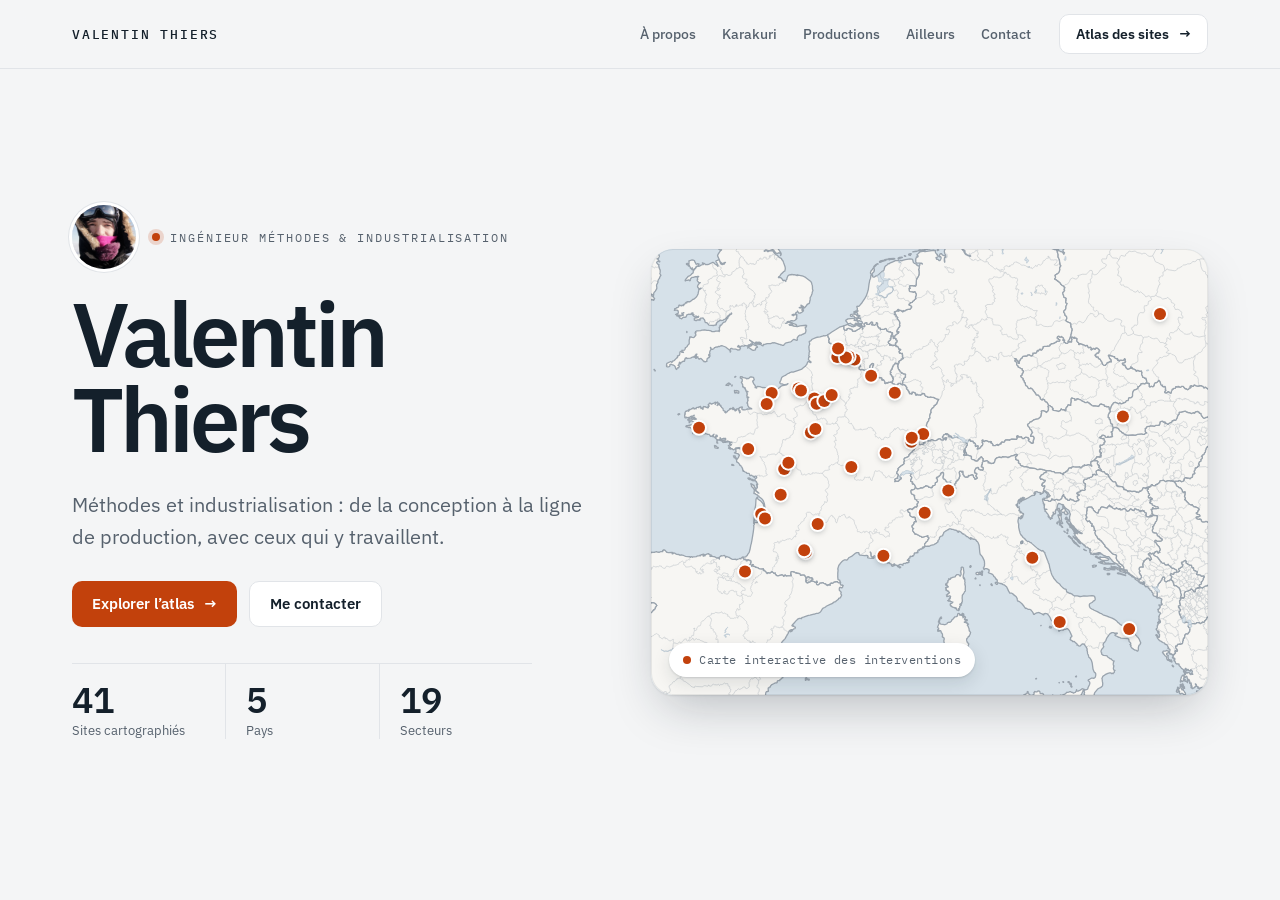
<file: index.html>
<!doctype html>
<html lang="fr">
<head>
<meta charset="utf-8">
<meta name="viewport" content="width=device-width, initial-scale=1">
<title>Valentin Thiers — Ingénieur industrialisation</title>
<meta name="description" content="Valentin Thiers, ingénieur industrialisation : Karakuri Kaizen®, amélioration continue et interventions sur sites de production en Europe.">
<link rel="icon" href="data:image/svg+xml,%3Csvg xmlns='http://www.w3.org/2000/svg' viewBox='0 0 32 32'%3E%3Ccircle cx='16' cy='16' r='11' fill='%23C2410C'/%3E%3C/svg%3E">
<link rel="preconnect" href="https://fonts.googleapis.com">
<link href="https://fonts.googleapis.com/css2?family=IBM+Plex+Mono:wght@400;500;600&family=IBM+Plex+Sans:wght@400;500;600;700&display=swap" rel="stylesheet">
<link rel="stylesheet" href="app/profil.css">
<link rel="stylesheet" href="app/retro/retro.css">
<script defer src="https://cloud.umami.is/script.js" data-website-id="8e65f75b-255d-424b-96f4-58a2786dcbf4" data-domains="0xvaldk.github.io"></script>
</head>
<body>

<header class="top">
  <div class="wrap top-in">
    <a class="brand mono" href="#/" id="brand"></a>
    <nav class="nav" aria-label="Pages">
      <button class="nav-menu" id="nav-menu" type="button" aria-expanded="false" aria-controls="nav-links">Menu</button>
      <div class="nav-links" id="nav-links"></div>
      <a class="btn-2" href="atlas.html" aria-label="Atlas des sites"><span>Atlas<span class="hide-sm"> des sites</span></span><span aria-hidden="true">→</span></a>
    </nav>
  </div>
  <span class="prog" id="prog" aria-hidden="true"></span>
</header>

<!-- Chaque section est une page plein écran ; on passe de l'une à l'autre
     à la molette, au clavier (← →), d'un glissement du doigt ou via le menu. -->
<main class="stage" id="stage">

  <!-- Accueil -->
  <section class="page" id="accueil" aria-label="Accueil">
    <div class="page-in">
      <div class="hero wrap">
        <div class="hero-text">
          <div class="who">
            <img class="photo" id="photo" alt="" hidden>
            <div class="kicker mono"><span class="dot"></span><span id="fonction"></span></div>
          </div>
          <h1 id="nom"></h1>
          <p class="lead" id="accroche"></p>
          <div class="actions">
            <a class="btn" href="atlas.html">Explorer l’atlas <span aria-hidden="true">→</span></a>
            <a class="btn-2" href="#/contact" id="cta-contact">Me contacter</a>
          </div>
          <dl class="stats">
            <div><dt>Sites cartographiés</dt><dd id="st-sites">0</dd></div>
            <div><dt>Pays</dt><dd id="st-countries">0</dd></div>
            <div><dt>Secteurs</dt><dd id="st-sectors">0</dd></div>
          </dl>
        </div>

        <a class="mini" id="mini" href="atlas.html" aria-label="Ouvrir l’atlas des sites industriels">
          <div class="mini-stage">
            <div class="mini-layer" id="mini-layer">
              <img id="mini-base" alt="" draggable="false">
              <img src="carte/regions.svg" class="mini-reg" alt="" draggable="false">
            </div>
            <div class="mini-dots" id="mini-dots"></div>
          </div>
          <span class="mini-tag mono" id="mini-tag"></span>
          <span class="mini-open">Ouvrir l’atlas <span aria-hidden="true">↗</span></span>
        </a>
      </div>
    </div>
  </section>

  <!-- À propos : quatre facettes -->
  <section class="page" id="a-propos" data-nav="À propos">
    <div class="page-in">
      <div class="quads">
        <article class="quad q-inge" id="q-inge">
          <div class="q-head">
            <p class="sec-label mono"><span class="sec-num"></span>À propos</p>
            <h2 class="q-title" id="qi-title"></h2>
            <p class="q-sub" id="qi-sub"></p>
          </div>
          <ol class="frise" id="qi-frise"></ol>
          <dl class="cartouche mono" id="qi-cart"></dl>
        </article>

        <article class="quad q-mont" id="q-mont">
          <div class="q-photos" id="qm-photos" aria-hidden="true"></div>
          <div class="q-head">
            <h2 class="q-title" id="qm-title"></h2>
            <p class="q-sub" id="qm-sub"></p>
          </div>
          <div class="q-fiches" id="qm-fiches"></div>
        </article>

        <article class="quad q-charp" id="q-charp">
          <div class="q-bg" id="qc-bg" aria-hidden="true"></div>
          <div class="q-head">
            <h2 class="q-title" id="qc-title"></h2>
            <p class="q-sub" id="qc-sub"></p>
          </div>
          <ul class="cotes" id="qc-cotes"></ul>
          <ul class="habs mono" id="qc-habs" aria-label="Habilitations"></ul>
        </article>

        <article class="quad q-code" id="q-code">
          <div class="q-head">
            <h2 class="q-title" id="qd-title"></h2>
            <p class="q-sub" id="qd-sub"></p>
          </div>
          <div class="q-now" id="qd-now">
            <div class="q-now-head">
              <p class="q-k mono">Technologies<span class="caret" aria-hidden="true"></span></p>
              <ul class="q-skills mono" id="qd-skills" aria-label="Langages et outils"></ul>
            </div>
            <div class="q-projs" id="qd-projs"></div>
          </div>
          <div class="q-arch" id="qd-arch">
            <p class="q-k mono" id="qd-arch-k"></p>
            <div class="q-arch-list mono" id="qd-progs"></div>
          </div>
        </article>
      </div>
    </div>
  </section>

  <!-- Karakuri Kaizen -->
  <section class="page" id="karakuri" data-nav="Karakuri">
    <div class="page-in band-light">
      <div class="kk-bg" id="kk-bg" aria-hidden="true" hidden></div>
      <div class="kk-bg2" id="kk-bg2" aria-hidden="true" hidden></div>
      <div class="sec wrap">
        <div class="sec-label mono"><span class="sec-num"></span>Karakuri Kaizen®</div>
        <div class="sec-body">
          <div class="kk-head">
            <h2 class="sec-title" id="kk-title"></h2>
            <p class="kk-intro" id="kk-intro"></p>
          </div>
          <ol class="steps" id="kk-steps"></ol>
          <dl class="figures" id="kk-figures"></dl>
          <article class="case" id="kk-case"></article>
        </div>
      </div>
    </div>
  </section>

  <!-- Productions -->
  <section class="page" id="productions" data-nav="Productions">
    <div class="page-in">
      <div class="sec wrap">
        <div class="pj-side">
          <div class="sec-label mono"><span class="sec-num"></span>Productions</div>
          <!-- figure en fond de colonne : estompée, révélée au clic -->
          <button class="pj-fig" id="pj-fig" type="button" aria-pressed="false" hidden>
            <img id="pj-fig-img" alt="" draggable="false">
            <span class="pj-cap"><span class="pj-num mono" id="pj-fig-num"></span><b id="pj-fig-title"></b><span id="pj-fig-text"></span></span>
          </button>
        </div>
        <div class="sec-body">
          <ul class="docs" id="pj-docs"></ul>
        </div>
      </div>
    </div>
  </section>

  <!-- Ailleurs -->
  <section class="page page-dark" id="ailleurs" data-nav="Ailleurs">
    <div class="page-in away">
      <div class="away-bgs" id="ai-bgs" aria-hidden="true"></div>
      <div class="away-shade" aria-hidden="true"></div>
      <div class="sec wrap">
        <div class="sec-label mono"><span class="sec-num"></span>Ailleurs</div>
        <div class="sec-body">
          <p class="away-intro" id="ai-intro"></p>
          <div class="away-grid">
            <ol class="away-list" id="ai-list"></ol>
            <div class="away-photo" id="ai-photos" aria-hidden="true"></div>
          </div>
        </div>
      </div>
    </div>
  </section>

  <!-- Contact -->
  <section class="page page-dark" id="contact" data-nav="Contact">
    <div class="page-in contact">
      <div class="wrap sec">
        <div class="sec-label mono"><span class="sec-num"></span>Contact</div>
        <div class="sec-body">
          <h2 class="c-title" id="c-title"></h2>
          <a class="c-mail" id="c-mail" hidden></a>
          <div class="c-links" id="c-links"></div>
          <p class="c-note mono" id="c-note"></p>
        </div>
      </div>
      <footer class="foot wrap mono">
        <span id="copy"></span>
        <span>Fond de carte : Natural Earth</span>
      </footer>
    </div>
  </section>
</main>
<!-- Repère de bout de page : apparaît quand la molette bute, se remplit avant de changer de page -->
<div class="edge" id="edge" aria-hidden="true"><span id="edge-t"></span><span class="edge-bar"></span></div>
<script src="mes-sites.js"></script>
<script src="mon-profil.js"></script>
<script src="app/retro/tk-colors.js"></script>
<script src="app/retro/sources.js"></script>
<script src="app/retro/retro.js"></script>
<script src="app/sources-vba.js"></script>
<script src="app/projet.js"></script>
<script src="app/profil.js"></script>
</body>
</html>
</file>
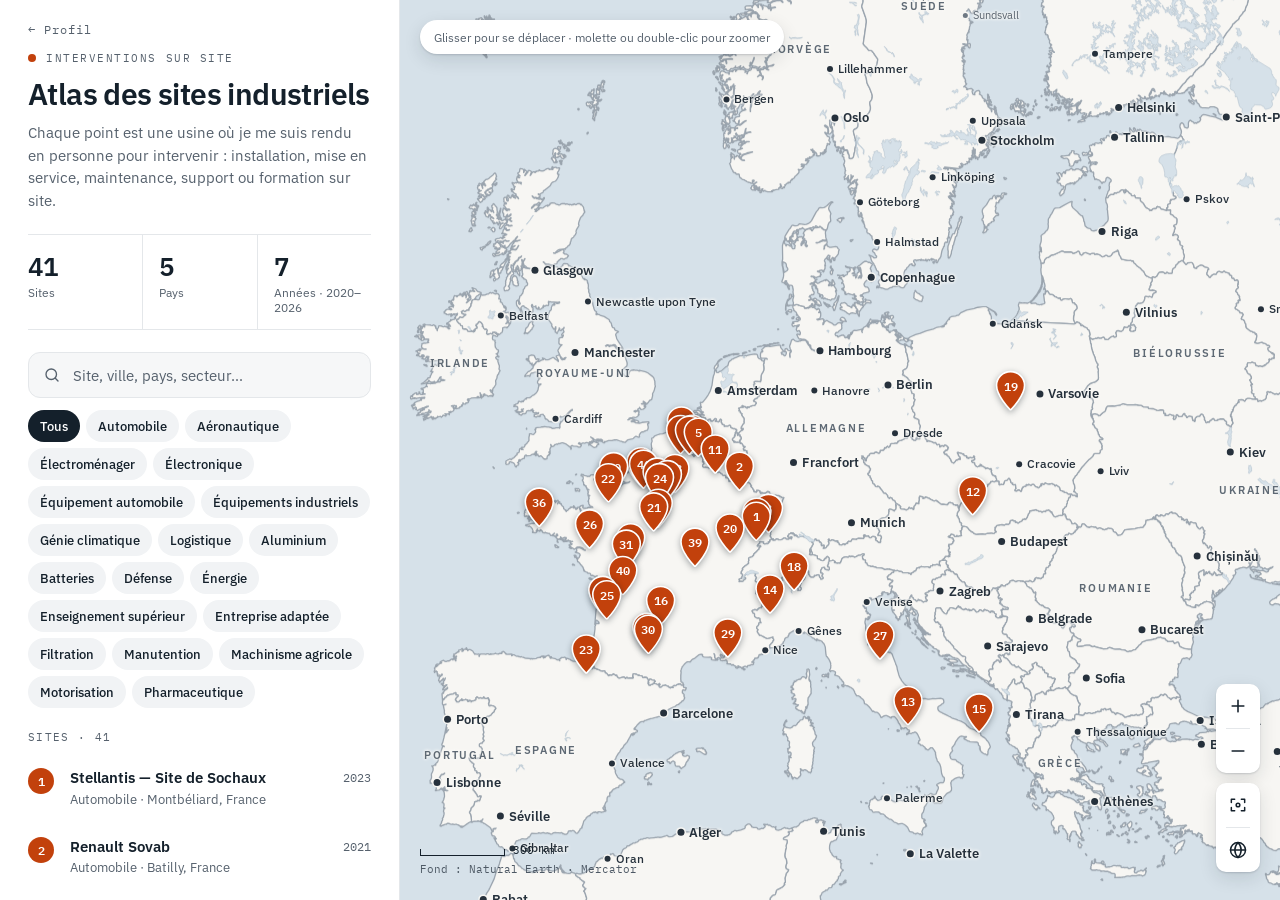
<file: atlas.html>
<!doctype html>
<html lang="fr">
<head>
<meta charset="utf-8">
<meta name="viewport" content="width=device-width, initial-scale=1">
<title>Atlas des sites industriels</title>
<link rel="preconnect" href="https://fonts.googleapis.com">
<link href="https://fonts.googleapis.com/css2?family=IBM+Plex+Mono:wght@400;500;600&family=IBM+Plex+Sans:wght@400;500;600;700&display=swap" rel="stylesheet">
<link rel="stylesheet" href="app/style.css">
<script defer src="https://cloud.umami.is/script.js" data-website-id="8e65f75b-255d-424b-96f4-58a2786dcbf4" data-domains="0xvaldk.github.io"></script>
</head>
<body>
<div class="atlas">

  <aside class="panel" id="panel">
    <section id="view-list">
      <div class="head">
        <a class="back mono" href="index.html">← Profil</a>
        <div class="kicker mono"><span class="dot"></span><span>Interventions sur site</span></div>
        <h1>Atlas des sites industriels</h1>
        <p class="sub" id="profile"></p>
        <div class="stats">
          <div><b id="st-sites">0</b><span>Sites</span></div>
          <div><b id="st-countries">0</b><span>Pays</span></div>
          <div><b id="st-years">—</b><span id="st-years-label">Années</span></div>
        </div>
        <div class="search">
          <label for="q" class="sr">Rechercher un site</label>
          <svg width="18" height="18" viewBox="0 0 24 24" fill="none" stroke="currentColor" stroke-width="1.8" stroke-linecap="round" aria-hidden="true"><circle cx="11" cy="11" r="7"/><path d="M20 20l-3.6-3.6"/></svg>
          <input id="q" type="search" placeholder="Site, ville, pays, secteur…" autocomplete="off">
        </div>
        <div class="chips" id="chips"></div>
      </div>
      <div class="list">
        <div class="list-label mono" id="list-label"></div>
        <div id="list"></div>
        <div class="empty" id="empty" hidden>
          <span>Aucun site ne correspond</span>
          <button class="linkbtn" id="clear" type="button">Réinitialiser les filtres</button>
        </div>
      </div>
    </section>
    <section id="view-detail" hidden></section>
  </aside>

  <div class="map" id="map">
    <div class="layer" id="layer">
      <img id="img-base" alt="Carte de l’Europe" draggable="false">
      <img id="img-reg" src="carte/regions.svg" alt="" draggable="false">
      <img id="img-sub" src="carte/subregions.svg" alt="" draggable="false">
    </div>
    <div class="labels" id="labels"></div>
    <div class="pins" id="pins"></div>
    <div class="tip" id="tip" hidden><b></b><span></span></div>

    <div class="hint">Glisser pour se déplacer · molette ou double-clic pour zoomer</div>

    <div class="controls">
      <div class="group">
        <button class="ctl" id="zin" type="button" aria-label="Zoomer" title="Zoomer"><svg width="20" height="20" viewBox="0 0 24 24" fill="none" stroke="currentColor" stroke-width="1.9" stroke-linecap="round" aria-hidden="true"><path d="M12 5v14M5 12h14"/></svg></button>
        <span class="sep"></span>
        <button class="ctl" id="zout" type="button" aria-label="Dézoomer" title="Dézoomer"><svg width="20" height="20" viewBox="0 0 24 24" fill="none" stroke="currentColor" stroke-width="1.9" stroke-linecap="round" aria-hidden="true"><path d="M5 12h14"/></svg></button>
      </div>
      <div class="group">
        <button class="ctl" id="fit" type="button" aria-label="Cadrer sur tous les sites" title="Cadrer sur les sites"><svg width="20" height="20" viewBox="0 0 24 24" fill="none" stroke="currentColor" stroke-width="1.8" stroke-linecap="round" stroke-linejoin="round" aria-hidden="true"><path d="M4 9V5h4M16 5h4v4M20 15v4h-4M8 19H4v-4"/><circle cx="12" cy="12" r="2.2"/></svg></button>
        <span class="sep"></span>
        <button class="ctl" id="europe" type="button" aria-label="Vue Europe" title="Vue Europe"><svg width="20" height="20" viewBox="0 0 24 24" fill="none" stroke="currentColor" stroke-width="1.8" stroke-linecap="round" stroke-linejoin="round" aria-hidden="true"><circle cx="12" cy="12" r="9"/><path d="M3 12h18"/><path d="M12 3c2.5 2.6 3.8 5.6 3.8 9s-1.3 6.4-3.8 9c-2.5-2.6-3.8-5.6-3.8-9S9.5 5.6 12 3z"/></svg></button>
      </div>
    </div>

    <div class="scale">
      <div class="bar"><span id="scale-bar"></span><span class="mono" id="scale-label"></span></div>
      <span class="mono src">Fond : Natural Earth · Mercator</span>
    </div>
  </div>
</div>

<script src="mes-sites.js"></script>
<script src="donnees/lieux.js"></script>
<script src="app/app.js"></script>
</body>
</html>
</file>
<file: app/profil.css>
/* Page profil — mêmes couleurs et polices que l'atlas */
:root {
  --accent: #C2410C;
  --page: #F4F5F6; --panel: #FFFFFF; --ink: #14202B; --muted: #56616D; --line: #E1E4E8;
  --chip: #ECEFF2; --sea: #D6E1E9;
  --band: #14202B; --band-ink: #F2F4F6; --band-muted: #A3AEB9; --band-line: #2A3743;
  --shadow: 0 1px 2px rgba(20,32,43,.10), 0 20px 50px -12px rgba(20,32,43,.28);
  --hover: rgba(120,130,140,.14);
}
:root[data-theme="dark"] {
  --page: #0B1117; --panel: #10171E; --ink: #E9EDF1; --muted: #9AA6B2; --line: #222D38;
  --chip: #1A232D; --sea: #0E151C;
  --band: #151D25; --band-ink: #E9EDF1; --band-muted: #9AA6B2; --band-line: #26313C;
  --shadow: 0 1px 2px rgba(0,0,0,.5), 0 20px 50px -12px rgba(0,0,0,.6);
  --hover: rgba(160,170,180,.14);
}

* { box-sizing: border-box; }
[hidden] { display: none !important; }
html, body { height: 100%; }
body {
  margin: 0; overflow: hidden; font-family: 'IBM Plex Sans', system-ui, -apple-system, 'Segoe UI', sans-serif;
  background: var(--page); color: var(--ink); -webkit-font-smoothing: antialiased;
}
.mono { font-family: 'IBM Plex Mono', ui-monospace, 'SFMono-Regular', Menlo, monospace; }
a { color: inherit; }
a:focus-visible { outline: 2px solid #2563EB; outline-offset: 3px; border-radius: 4px; }
.wrap { width: 100%; max-width: 1200px; margin: 0 auto; padding-left: 32px; padding-right: 32px; }

/* ---------- Boutons ---------- */
.btn, .btn-2 { height: 46px; padding: 0 20px; border-radius: 10px; display: inline-flex; align-items: center; gap: 10px; font-size: 15px; font-weight: 600; text-decoration: none; white-space: nowrap; transition: filter .15s, background-color .15s, transform .15s; }
.btn { background: var(--accent); color: #fff; }
.btn:hover { filter: brightness(1.08); }
.btn-2 { border: 1px solid var(--line); background: var(--panel); }
.btn-2:hover { background: var(--hover); }
.btn span[aria-hidden="true"], .btn-2 span[aria-hidden="true"] { transition: transform .2s; }
.btn:hover span[aria-hidden="true"], .btn-2:hover span[aria-hidden="true"] { transform: translateX(3px); }

/* ---------- En-tête ---------- */
.top { position: fixed; top: 0; left: 0; right: 0; z-index: 20; background: color-mix(in srgb, var(--page) 88%, transparent); backdrop-filter: saturate(1.4) blur(12px); -webkit-backdrop-filter: saturate(1.4) blur(12px); border-bottom: 1px solid var(--line); }
.prog { position: absolute; left: 0; bottom: -1px; height: 2px; width: 100%; background: var(--accent); transform-origin: left; transform: scaleX(var(--p, 0)); transition: transform .75s cubic-bezier(.65,0,.25,1); }
.top-in { height: 68px; display: flex; align-items: center; justify-content: space-between; gap: 16px; }
.brand { font-size: 13px; font-weight: 500; letter-spacing: .14em; text-transform: uppercase; text-decoration: none; }
.nav { display: flex; align-items: center; gap: 28px; font-size: 14px; font-weight: 500; }
.nav-links { display: flex; align-items: center; gap: 26px; }
.nav-links a { text-decoration: none; color: var(--muted); transition: color .15s; }
.nav-links a { position: relative; }
.nav-links a:hover, .nav-links a.on { color: var(--ink); }
.nav-links a.on::after { content: ''; position: absolute; left: 0; right: 0; bottom: -8px; height: 2px; border-radius: 2px; background: var(--accent); }
.nav .btn-2 { height: 40px; padding: 0 16px; font-size: 14px; }
.nav { position: relative; }
.nav-menu { display: none; height: 40px; padding: 0 14px; border: 1px solid var(--line); border-radius: 10px; background: var(--panel); color: var(--ink); font: inherit; font-size: 14px; font-weight: 500; cursor: pointer; }
.nav-menu[aria-expanded="true"] { background: var(--hover); }

/* ---------- Accueil ---------- */
.hero { display: grid; grid-template-columns: minmax(0, 1fr) minmax(0, 1.08fr); align-items: center; gap: 64px; padding-top: 40px; padding-bottom: 64px; }
.hero-text { display: flex; flex-direction: column; gap: 28px; }
.who { display: flex; align-items: center; gap: 16px; }
.photo { width: 64px; height: 64px; border-radius: 50%; object-fit: cover; box-shadow: 0 0 0 3px var(--panel), 0 0 0 4px var(--line); }
.kicker { display: flex; align-items: center; gap: 10px; font-size: 12px; letter-spacing: .16em; text-transform: uppercase; color: var(--muted); }
.kicker .dot { width: 8px; height: 8px; border-radius: 50%; background: var(--accent); box-shadow: 0 0 0 4px color-mix(in srgb, var(--accent) 18%, transparent); }
h1 { margin: -6px 0 0; font-size: clamp(48px, 7vw, 96px); line-height: .95; font-weight: 600; letter-spacing: -.045em; text-wrap: balance; }
.lead { margin: 0; max-width: 30em; font-size: clamp(18px, 1.6vw, 21px); line-height: 1.55; color: var(--muted); text-wrap: pretty; }
.actions { display: flex; flex-wrap: wrap; gap: 12px; }
.stats { margin: 8px 0 0; display: grid; grid-template-columns: repeat(3, minmax(0, 1fr)); max-width: 460px; border-top: 1px solid var(--line); }
.stats > div { padding: 18px 0 0 20px; border-left: 1px solid var(--line); display: flex; flex-direction: column-reverse; gap: 4px; }
.stats > div:first-child { padding-left: 0; border-left: 0; }
.stats dd { margin: 0; font-size: 36px; font-weight: 600; letter-spacing: -.03em; line-height: 1; font-variant-numeric: tabular-nums; }
.stats dt { font-size: 13px; color: var(--muted); }

/* ---------- Aperçu de la carte ---------- */
.mini { position: relative; display: block; aspect-ratio: 5 / 4; border-radius: 22px; overflow: hidden; background: var(--sea); box-shadow: var(--shadow); text-decoration: none; isolation: isolate; transition: transform .35s cubic-bezier(.2,.7,.2,1), box-shadow .35s; }
.mini:hover { transform: translateY(-4px); }
.mini::after { content: ''; position: absolute; inset: 0; border-radius: inherit; box-shadow: inset 0 0 0 1px rgba(20,32,43,.08); pointer-events: none; z-index: 3; }
.mini-stage { position: absolute; inset: 0; transition: transform 1.2s cubic-bezier(.2,.7,.2,1); }
.mini:hover .mini-stage { transform: scale(1.04); }
.mini-layer { position: absolute; pointer-events: none; }
.mini-layer img { position: absolute; inset: 0; width: 100%; height: 100%; max-width: none; user-select: none; }
.mini-reg { opacity: .55; }
.mini-dots { position: absolute; inset: 0; }
.mini-dot { position: absolute; left: 0; top: 0; width: 0; height: 0; }
.mini-dot::before { content: ''; position: absolute; left: -6px; top: -6px; width: 12px; height: 12px; border-radius: 50%; background: var(--accent); box-shadow: 0 0 0 2px #fff, 0 2px 6px rgba(10,20,30,.35); transform: scale(0); animation: pop .5s cubic-bezier(.3,1.6,.5,1) forwards; animation-delay: var(--d); }
.mini-dot::after { content: ''; position: absolute; left: -6px; top: -6px; width: 12px; height: 12px; border-radius: 50%; background: var(--accent); opacity: 0; animation: ping 2.8s ease-out infinite; animation-delay: calc(var(--d) + 1.2s); }
@keyframes pop { to { transform: scale(1); } }
@keyframes ping { 0% { transform: scale(1); opacity: .45; } 70%, 100% { transform: scale(3.2); opacity: 0; } }
.mini-tag, .mini-open { position: absolute; z-index: 2; height: 34px; padding: 0 14px; border-radius: 999px; display: inline-flex; align-items: center; gap: 8px; background: var(--panel); color: var(--ink); box-shadow: 0 1px 2px rgba(20,32,43,.14), 0 6px 18px rgba(20,32,43,.12); }
.mini-tag { left: 18px; bottom: 18px; font-size: 12px; letter-spacing: .04em; color: var(--muted); }
.mini-tag::before { content: ''; width: 8px; height: 8px; border-radius: 50%; background: var(--accent); }
.mini-open { right: 18px; top: 18px; font-size: 13px; font-weight: 600; opacity: 0; transform: translateY(-4px); transition: opacity .25s, transform .25s; }
.mini:hover .mini-open, .mini:focus-visible .mini-open { opacity: 1; transform: none; }

/* ---------- Pages ----------
   Chaque page défile pour son propre compte. La suivante entre par la droite et
   recouvre la précédente, qui recule légèrement. */
.stage { position: fixed; top: 68px; left: 0; right: 0; bottom: 0; overflow: hidden; }
.page { position: absolute; inset: 0; overflow-x: hidden; overflow-y: auto; overscroll-behavior: contain; scrollbar-width: thin; background: var(--page);
  transform: translateX(100%); visibility: hidden; box-shadow: -40px 0 80px -20px rgba(10,16,22,.25);
  transition: transform .8s cubic-bezier(.65,0,.25,1), opacity .8s ease, visibility 0s .8s; }
.page.past { transform: translateX(-28%); opacity: .35; }
.page.on { transform: none; opacity: 1; visibility: visible; transition: transform .8s cubic-bezier(.65,0,.25,1), opacity .8s ease, visibility 0s; }
.page.instant, .page.instant.on { transition: none; }
.page:focus { outline: none; }
/* repère de bout de page (molette) */
.edge { position: fixed; left: 50%; bottom: 22px; z-index: 15; display: flex; flex-direction: column; gap: 6px; padding: 8px 14px 9px; border: 1px solid var(--line); border-radius: 12px; background: var(--panel); color: var(--ink); font-size: 13px; font-weight: 500; white-space: nowrap; box-shadow: 0 6px 20px rgb(0 0 0 / .14); opacity: 0; transform: translate(-50%, 8px); pointer-events: none; transition: opacity .2s, transform .2s; }
.edge[data-dir="prev"] { bottom: auto; top: 84px; transform: translate(-50%, -8px); }
.edge.on { opacity: 1; transform: translate(-50%, 0); }
.edge.touch { width: max-content; max-width: calc(100vw - 32px); white-space: normal; text-align: center; line-height: 1.4; }
.edge.touch .edge-bar { display: none; }
.edge-bar { height: 3px; border-radius: 3px; background: var(--line); overflow: hidden; }
.edge-bar::before { content: ''; display: block; height: 100%; background: var(--accent); transform-origin: left; transform: scaleX(var(--f, 0)); transition: transform .15s; }
.page-in { position: relative; min-height: 100%; display: flex; flex-direction: column; justify-content: center; }
.page-dark { background: #0E151C; }

/* contenu qui arrive avec la page */
.page.on .sec-label, .page.on .sec-body > * { animation: rise .7s cubic-bezier(.2,.7,.2,1) both; animation-delay: .35s; }
.page.on .sec-body > :nth-child(2) { animation-delay: .42s; }
.page.on .sec-body > :nth-child(3) { animation-delay: .49s; }
.page.on .sec-body > :nth-child(4) { animation-delay: .56s; }
.page.on .sec-body > :nth-child(n+5) { animation-delay: .63s; }

/* ---------- Sections ---------- */
.sec { display: grid; grid-template-columns: 220px minmax(0, 1fr); gap: 48px; padding-top: 72px; padding-bottom: 72px; }
.sec-label { display: flex; align-items: baseline; gap: 14px; font-size: 12px; letter-spacing: .16em; text-transform: uppercase; color: var(--muted); }
.sec-label span { color: var(--accent); font-weight: 600; }
.sec-body { display: flex; flex-direction: column; gap: 48px; min-width: 0; }
.k { margin: 0; font-size: 11px; font-weight: 500; letter-spacing: .14em; text-transform: uppercase; color: var(--muted); }

/* ---------- À propos : quatre quadrants ---------- */
#a-propos .page-in { height: 100%; }
.quads { flex: 1; height: 100%; display: grid; grid-template-columns: 1fr 1fr; grid-template-rows: minmax(0, 1fr) minmax(0, 1fr); }
@media (max-height: 640px) and (min-width: 961px) {
  #a-propos .page-in { height: auto; min-height: 100%; }
  .quads { height: auto; grid-template-rows: auto auto; }
  .q-mont, .q-charp { min-height: 340px; }
}
.quad { position: relative; min-width: 0; min-height: 0; overflow: hidden; isolation: isolate; display: flex; flex-direction: column; gap: 18px; padding: 30px clamp(24px, 3.2vw, 48px); }
.quad > * { transition: opacity .4s ease; }
.page.on .quad { animation: rise .7s cubic-bezier(.2,.7,.2,1) both; animation-delay: .3s; }
.page.on .quad:nth-child(2) { animation-delay: .38s; } .page.on .quad:nth-child(3) { animation-delay: .46s; } .page.on .quad:nth-child(4) { animation-delay: .54s; }
.q-head { position: relative; display: flex; flex-direction: column; gap: 6px; }
.q-head .sec-label { margin: 0 0 10px; }
.q-title { margin: 0; font-size: clamp(30px, 3.4vw, 48px); line-height: 1; font-weight: 600; letter-spacing: -.035em; }
.q-sub { margin: 0; font-size: 15px; line-height: 1.5; color: var(--muted); max-width: 26em; }

/* Ingé : plan coté */
.q-inge { --grid: color-mix(in srgb, var(--ink) 6%, transparent); background-color: var(--panel);
  background-image: linear-gradient(var(--grid) 1px, transparent 1px), linear-gradient(90deg, var(--grid) 1px, transparent 1px); background-size: 24px 24px; background-position: -1px -1px;
  border-right: 1px solid var(--line); border-bottom: 1px solid var(--line); }
.frise { position: relative; margin: auto 0; padding: 0; height: 128px; flex: none; list-style: none; display: flex; justify-content: space-between; }
.frise::before { content: ''; position: absolute; left: 0; right: 0; top: 50%; height: 1px; background: var(--ink); }
.frise::after { content: ''; position: absolute; inset: calc(50% - 5px) 0 auto; height: 11px; border-left: 1px solid var(--ink); border-right: 1px solid var(--ink); }
.frise li { position: relative; flex: 1; display: flex; justify-content: center; }
.frise li::before { content: ''; position: absolute; top: 50%; left: 50%; width: 9px; height: 9px; margin: -4px 0 0 -4px; border-radius: 50%; background: var(--panel); border: 1.5px solid var(--accent); z-index: 1; }
.frise .y { position: absolute; left: 50%; transform: translateX(-50%); font-size: 12px; font-weight: 600; color: var(--accent); white-space: nowrap; }
.frise .t { position: absolute; left: 50%; transform: translateX(-50%); width: max-content; max-width: 132px; font-size: 12.5px; line-height: 1.3; text-align: center; color: var(--ink); }
.frise li:nth-child(odd) .y { bottom: calc(50% + 10px); } .frise li:nth-child(odd) .t { bottom: calc(50% + 28px); }
.frise li:nth-child(even) .y { top: calc(50% + 10px); } .frise li:nth-child(even) .t { top: calc(50% + 28px); }
.cartouche { flex: none; margin: 0; display: flex; border: 1px solid var(--ink); font-size: 11px; text-transform: uppercase; letter-spacing: .06em; background: var(--panel); }
.cartouche > div { flex: 1 1 auto; display: flex; flex-direction: column; gap: 2px; padding: 5px 10px; border-left: 1px solid var(--ink); min-width: 0; }
.cartouche > div:first-child { border-left: 0; flex-grow: 2; }
.cartouche dt { font-size: 9.5px; color: var(--muted); }
.cartouche dd { margin: 0; white-space: nowrap; overflow: hidden; text-overflow: ellipsis; }

/* Montagne : photos plein cadre en fondu */
.q-mont { background: #dfe5ea; border-bottom: 1px solid var(--line); }
.q-photos, .q-bg { position: absolute; inset: 0; z-index: -1; }
.q-photos img { position: absolute; inset: 0; width: 100%; height: 100%; object-fit: cover; opacity: 0; transform: scale(1.06); transition: opacity 1.4s ease, transform 7s ease-out; }
.q-photos img.on { opacity: 1; transform: none; }
.q-mont .q-photos::after { content: ''; position: absolute; inset: 0; background: linear-gradient(160deg, rgba(255,255,255,.82) 0%, rgba(255,255,255,.35) 32%, transparent 55%); }
.q-mont .q-title, .q-mont .q-sub { color: #14202B; }
/* fiches « sport » posées sur la photo */
.q-fiches { position: relative; margin-top: auto; margin-bottom: 18px; display: flex; flex-wrap: wrap; gap: 10px; }
.q-fiche { flex: 0 1 auto; max-width: 100%; display: flex; flex-direction: column; gap: 4px; padding: 12px 14px; border-radius: 12px; color: #14202B;
  background: rgba(255,255,255,.8); backdrop-filter: blur(10px) saturate(1.2); -webkit-backdrop-filter: blur(10px) saturate(1.2); box-shadow: 0 8px 24px -10px rgba(10,20,30,.35); }
.q-fiche-sport { font-size: 11px; font-weight: 600; letter-spacing: .14em; text-transform: uppercase; color: var(--accent); }
.q-fiche-niv { font-size: 14px; font-weight: 600; }
.q-fiche-k { font-weight: 400; color: #56616D; }
.q-fiche-phrase { font-size: 13px; line-height: 1.45; font-style: italic; color: #3A4652; text-wrap: balance; }
.q-dots { position: absolute; left: clamp(24px, 3.2vw, 48px); bottom: 26px; display: flex; gap: 6px; }
.q-dots i { width: 18px; height: 3px; border-radius: 2px; background: rgba(255,255,255,.55); box-shadow: 0 0 0 1px rgba(0,0,0,.08); transition: background-color .4s, width .4s; }
.q-dots i.on { width: 30px; background: #fff; }

/* Charpente : ouvrage et cotes */
.q-charp { color: #F2F4F6; background: #2a2118; border-right: 1px solid var(--line); }
.q-bg { background: var(--img) center 40% / cover no-repeat; }
.q-charp .q-bg::after { content: ''; position: absolute; inset: 0; background: linear-gradient(90deg, rgba(14,10,6,.86) 0%, rgba(14,10,6,.6) 55%, rgba(14,10,6,.25) 100%); }
.q-charp .q-sub { color: rgba(242,244,246,.75); }
.cotes { margin: auto 0 0; padding: 0; list-style: none; display: flex; flex-wrap: wrap; gap: 18px 36px; }
.cotes li { display: flex; flex-direction: column; gap: 6px; min-width: 120px; }
.cotes b { position: relative; align-self: flex-start; padding: 0 10px 8px; font-size: clamp(26px, 2.6vw, 36px); font-weight: 600; letter-spacing: -.03em; line-height: 1; white-space: nowrap; }
.cotes b::after { content: ''; position: absolute; left: 0; right: 0; bottom: 0; height: 9px; border: solid #F08A5D; border-width: 0 1px; background: linear-gradient(#F08A5D, #F08A5D) center / 100% 1px no-repeat; }
.cotes span { font-size: 13px; line-height: 1.4; color: rgba(242,244,246,.75); max-width: 16em; }
.cotes:last-child { margin-bottom: 0; }
/* habilitations : plaquettes gravées, comme sur une machine */
.habs { margin: 0; padding: 0; list-style: none; display: flex; flex-wrap: wrap; gap: 6px; }
.habs li { display: inline-flex; align-items: center; gap: 7px; height: 26px; padding: 0 10px; border-radius: 3px; font-size: 10.5px; font-weight: 500; letter-spacing: .08em; text-transform: uppercase; white-space: nowrap;
  color: #F2F4F6; background: rgba(14,10,6,.55); border: 1px solid rgba(242,244,246,.35); backdrop-filter: blur(4px); -webkit-backdrop-filter: blur(4px); }
.habs li::before { content: ''; width: 5px; height: 5px; border-radius: 50%; background: #F08A5D; }

/* Code & IA : projets récents (fenêtre rétro : vidéo + source), compétences, puis archives */
.q-code { background: #0E151C; color: #E6EDF3; }
.q-code .q-sub { color: #8B98A5; max-width: none; }
.q-k { display: flex; align-items: center; gap: 8px; margin: 0; font-size: 11px; letter-spacing: .16em; text-transform: uppercase; color: #8B98A5; white-space: nowrap; }
.q-k .caret { width: .55em; height: 1.05em; background: #F08A5D; }
.q-now { margin: auto 0; display: flex; flex-direction: column; gap: 12px; }
/* « Aujourd'hui ▌ Python · JavaScript · … » sur une seule ligne */
.q-now-head { display: flex; flex-wrap: wrap; align-items: center; gap: 6px 16px; }
.q-skills { margin: 0; padding: 0; list-style: none; display: flex; flex-wrap: wrap; gap: 4px 0; font-size: 11px; letter-spacing: .12em; text-transform: uppercase; color: #C9D2DB; }
.q-skills li + li::before { content: '·'; margin: 0 10px; color: #F08A5D; }
.q-projs { display: flex; flex-direction: column; gap: 14px; }
.q-proj { display: grid; grid-template-columns: minmax(0, 1fr) auto; grid-template-areas: 'txt img'; gap: 20px; align-items: start; padding-top: 14px; border-top: 1px solid #2A3743; }
.q-proj-txt { grid-area: txt; min-width: 0; }
.q-proj-t { margin: 0; font-size: clamp(20px, 1.8vw, 26px); font-weight: 600; letter-spacing: -.025em; line-height: 1.1; }
.q-proj-t .mono { margin-left: 4px; font-size: 11px; font-weight: 600; letter-spacing: .12em; vertical-align: middle; color: #F08A5D; }
.q-proj-d { margin: 6px 0 0; max-width: 34em; font-size: 13px; line-height: 1.45; color: #8B98A5; }
.q-proj-act { display: flex; flex-wrap: wrap; gap: 8px; margin-top: 12px; }
.q-btn { display: inline-flex; align-items: center; gap: 7px; height: 28px; padding: 0 12px; border: 1px solid #3A4A59; border-radius: 3px; background: none; color: #E6EDF3; font-size: 11px; letter-spacing: .08em; text-transform: uppercase; text-decoration: none; cursor: pointer; transition: background-color .15s, border-color .15s; }
.q-btn span { font-size: 9px; color: #F08A5D; }
.q-btn:hover, .q-btn:focus-visible { border-color: #F08A5D; background: rgba(240,138,93,.10); outline: none; }
.q-proj-img { grid-area: img; position: relative; width: clamp(200px, 14vw, 260px); aspect-ratio: 16 / 9; padding: 0; border: 1px solid #2A3743; border-radius: 4px; overflow: hidden; background: #000; cursor: pointer; }
.q-proj-img img { display: block; width: 100%; height: 100%; object-fit: cover; object-position: 60% 30%; opacity: .8; transition: opacity .2s; }
.q-proj-img .go { position: absolute; inset: 0; width: 34px; height: 34px; margin: auto; display: grid; place-items: center; border-radius: 50%; font-size: 11px; color: #F08A5D; background: rgba(14,21,28,.8); transition: background-color .2s, color .2s; }
.q-proj-img:hover img, .q-proj-img:focus-visible img { opacity: 1; }
.q-proj-img:hover .go, .q-proj-img:focus-visible .go { background: #F08A5D; color: #0E151C; }
.q-proj-img:focus-visible { outline: 2px solid #F08A5D; outline-offset: 2px; }
/* archives : une ligne (libellé + programmes, description en infobulle) ; liste détaillée sur téléphone */
.q-arch { display: flex; flex-wrap: wrap; align-items: center; gap: 8px 14px; }
.q-arch-list { display: flex; flex-wrap: wrap; gap: 8px; }
.q-run { display: inline-grid; grid-template-columns: auto auto; align-items: baseline; gap: 10px; padding: 6px 12px; border: 1px solid #2A3743; border-radius: 3px; background: none; color: #E6EDF3; font: inherit; font-size: 12px; text-align: left; cursor: pointer; transition: background-color .15s, border-color .15s; }
.q-run:hover, .q-run:focus-visible { border-color: #F08A5D; background: rgba(240,138,93,.10); outline: none; }
.q-run .go { font-size: 9px; color: #F08A5D; }
.q-run .d { display: none; color: #8B98A5; }
/* écrans peu hauts : espacements resserrés, description sur 2 lignes */
@media (max-height: 860px) and (min-width: 961px) {
  .q-code { gap: 12px; padding-bottom: 22px; }
  .q-now { gap: 10px; }
  .q-proj { padding-top: 10px; }
  .q-proj-d { display: -webkit-box; -webkit-box-orient: vertical; -webkit-line-clamp: 2; overflow: hidden; }
  .q-proj-act { margin-top: 8px; }
}
@media (max-width: 640px) {
  .q-proj { grid-template-columns: minmax(0, 1fr); grid-template-areas: 'img' 'txt'; gap: 12px; }
  .q-proj-img { width: 100%; }
  .q-arch { display: block; }
  .q-arch .q-k { margin-bottom: 10px; }
  .q-arch-list { display: block; border-top: 1px solid #1E2934; }
  .q-run { display: grid; grid-template-columns: 12px minmax(0, 1fr); row-gap: 2px; width: 100%; padding: 8px 6px; border: 0; border-bottom: 1px solid #1E2934; border-radius: 0; }
  .q-run .d { display: block; grid-column: 2; }
}
.caret { display: inline-block; width: .6em; height: 1.1em; vertical-align: -2px; background: #E6EDF3; animation: blink 1s steps(1) infinite; }
@keyframes blink { 50% { opacity: 0; } }

/* ---------- Karakuri Kaizen ---------- */
.band-light { overflow: hidden; background: var(--panel); }
.band-light .sec { position: relative; }
/* photo de terrain en demi-fond : fondue vers la gauche et vers le bas */
.kk-bg { position: absolute; top: 0; right: 0; width: min(44vw, 720px); height: 620px; background: var(--img) center 30% / cover no-repeat; opacity: .8;
  -webkit-mask-image: linear-gradient(to right, transparent 0%, #000 65%), linear-gradient(to bottom, #000 30%, transparent 92%);
  -webkit-mask-composite: source-in; mask-image: linear-gradient(to right, transparent 0%, #000 65%), linear-gradient(to bottom, #000 30%, transparent 92%); mask-composite: intersect; }
:root[data-theme="dark"] .kk-bg { opacity: .55; }
/* second demi-fond, en miroir : en bas à gauche, fondu vers la droite et vers le haut */
.kk-bg2 { position: absolute; bottom: 0; left: 0; width: min(38vw, 620px); height: 780px; background: var(--img) center 40% / cover no-repeat; opacity: .75;
  -webkit-mask-image: linear-gradient(to left, transparent 0%, #000 60%), linear-gradient(to top, #000 35%, transparent 95%);
  -webkit-mask-composite: source-in; mask-image: linear-gradient(to left, transparent 0%, #000 60%), linear-gradient(to top, #000 35%, transparent 95%); mask-composite: intersect; }
:root[data-theme="dark"] .kk-bg2 { opacity: .5; }
.sec-title { margin: 0; font-size: clamp(34px, 4.4vw, 58px); line-height: 1.02; font-weight: 600; letter-spacing: -.035em; text-wrap: balance; }
.kk-head { display: flex; flex-direction: column; gap: 22px; max-width: 560px; }
.kk-intro { margin: 0; font-size: clamp(18px, 1.6vw, 20px); line-height: 1.6; color: var(--muted); text-wrap: pretty; }
.kk-bg:not([hidden]) ~ .sec .kk-head { text-shadow: 0 0 18px var(--panel), 0 0 2px var(--panel); }
.steps { margin: 0; padding: 0; list-style: none; display: grid; grid-template-columns: repeat(4, minmax(0, 1fr)); gap: 28px; }
.steps li { position: relative; display: flex; flex-direction: column; gap: 8px; padding-top: 22px; border-top: 1px solid var(--line); }
.steps li::before { content: ''; position: absolute; left: 0; top: -1px; width: 32px; height: 2px; background: var(--accent); }
.steps .n { font-size: 12px; font-weight: 600; letter-spacing: .1em; color: var(--accent); }
.steps h3 { margin: 0; font-size: 19px; font-weight: 600; letter-spacing: -.01em; }
.steps p { margin: 0; font-size: 15px; line-height: 1.55; color: var(--muted); text-wrap: pretty; }
.figures { margin: 0; display: grid; grid-template-columns: repeat(3, minmax(0, 1fr)); border-top: 1px solid var(--line); border-bottom: 1px solid var(--line); }
.figures > div { display: flex; flex-direction: column-reverse; justify-content: flex-end; gap: 8px; padding: 26px 24px; border-left: 1px solid var(--line); }
.figures > div:first-child { padding-left: 0; border-left: 0; }
.figures dd { margin: 0; font-size: clamp(40px, 4.6vw, 60px); font-weight: 600; line-height: 1; letter-spacing: -.04em; color: var(--accent); font-variant-numeric: tabular-nums; }
.figures dt { max-width: 15em; font-size: 14px; line-height: 1.45; color: var(--muted); }
.case { display: grid; grid-template-columns: minmax(0, 1.2fr) minmax(0, 1fr); gap: 20px 48px; align-items: center; padding: 32px; border-radius: 18px; background: var(--page); border: 1px solid var(--line); }
.case-main { display: flex; flex-direction: column; gap: 12px; }
.case .k { color: var(--accent); }
.case h3 { margin: 0; font-size: 22px; line-height: 1.25; font-weight: 600; letter-spacing: -.015em; text-wrap: balance; }
.case p { margin: 0; font-size: 15px; line-height: 1.6; color: var(--muted); text-wrap: pretty; }
.case ul { margin: 0; padding: 0; list-style: none; display: flex; flex-direction: column; }
.case li { display: flex; align-items: baseline; gap: 12px; padding: 12px 0; border-top: 1px solid var(--line); font-size: 15px; font-weight: 500; }
.case li:first-child { border-top: 0; }
.case li::before { content: ''; flex: none; width: 7px; height: 7px; border-radius: 50%; background: var(--accent); transform: translateY(-2px); }

/* ---------- Projets ---------- */
.docs:empty { display: none; }
.ctx { margin: 0; font-size: 11.5px; letter-spacing: .08em; text-transform: uppercase; color: var(--muted); }
.doc h3 { margin: 0; font-size: 20px; line-height: 1.25; font-weight: 600; letter-spacing: -.015em; text-wrap: balance; }
.doc p.t { margin: 0; font-size: 15px; line-height: 1.6; color: var(--muted); text-wrap: pretty; }
.go { display: inline-flex; align-items: center; gap: 8px; font-size: 14px; font-weight: 600; color: var(--accent); text-decoration: none; white-space: nowrap; }
.go span { transition: transform .2s; }
.go:hover { text-decoration: underline; text-underline-offset: 4px; }
.go:hover span { transform: translate(2px, -2px); }
.lock { display: inline-flex; align-items: center; gap: 8px; height: 30px; padding: 0 12px; border-radius: 999px; font-size: 12.5px; font-weight: 500; color: var(--muted); background: var(--chip); white-space: nowrap; }
.docs { margin: 0; padding: 0; list-style: none; display: flex; flex-direction: column; }
.doc { display: grid; grid-template-columns: 200px minmax(0, 1fr) auto; gap: 8px 32px; align-items: start; padding: 26px 0; border-top: 1px solid var(--line); }
.doc:last-child { border-bottom: 1px solid var(--line); }
.doc .ctx { padding-top: 5px; line-height: 1.6; }
.doc > div { display: flex; flex-direction: column; gap: 8px; }
.doc .act { padding-top: 2px; align-items: flex-start; }
/* résumé dépliable (Productions) */
.doc.has-res { cursor: pointer; }
.doc.has-res:hover h3 { color: var(--accent); }
.doc h3 { transition: color .2s; }
.doc-toggle { padding: 0; border: 0; background: none; color: inherit; font: inherit; letter-spacing: inherit; text-align: left; cursor: pointer; }
.doc-toggle:focus-visible { outline: 2px solid #2563EB; outline-offset: 3px; border-radius: 4px; }
.resume { display: grid; grid-template-rows: 0fr; transition: grid-template-rows .5s cubic-bezier(.2,.7,.2,1); cursor: auto; }
.resume > div { min-height: 0; overflow: hidden; visibility: hidden; transition: visibility 0s .5s; }
.doc.open .resume { grid-template-rows: 1fr; }
.doc.open .resume > div { visibility: visible; transition: visibility 0s; }
.resume p { margin: 0; padding: 10px 0 0 14px; border-left: 2px solid color-mix(in srgb, var(--accent) 45%, transparent); font-size: 14.5px; line-height: 1.65; color: var(--ink); text-wrap: pretty; }
.resume p + p { padding-top: 8px; }
.resume p:last-child { padding-bottom: 4px; }
/* Productions : marges verticales resserrées, pour que la liste tienne sans scroll résiduel (ordinateur) */
@media (min-width: 961px) { #productions .sec { padding-top: 56px; padding-bottom: 56px; } }
/* figure en fond de colonne (Productions) : estompée au repos, en pleine opacité au clic */
.pj-side { display: flex; flex-direction: column; min-height: 100%; }
.pj-fig { margin: auto 0; position: relative; display: flex; flex-direction: column; align-items: flex-start; gap: 14px; width: calc(100% + 32px); padding: 0; border: 0; background: none; color: inherit; font: inherit; text-align: left; cursor: zoom-in; }
.pj-fig[aria-pressed="true"] { cursor: zoom-out; }
/* décalage du bloc drone vers la gauche, dans la marge (ordinateur uniquement).
   --pj-shift : décalage maximal ; il diminue tout seul sur les écrans plus étroits. */
@media (min-width: 961px) {
  .pj-fig { --pj-shift: 96px; margin-left: calc(-1 * min(var(--pj-shift), max(0px, (100vw - 1264px) / 2 + 24px))); }
}
.pj-fig img { width: 100%; height: auto; mix-blend-mode: multiply; opacity: .24; filter: grayscale(1); transform: rotate(-6deg) scale(.96); transform-origin: 20% 80%;
  transition: opacity .8s ease, filter .8s ease, transform 1s cubic-bezier(.2,.7,.2,1); user-select: none; }
.pj-fig[aria-pressed="true"] img { opacity: 1; filter: none; transform: rotate(0) scale(1.12); }
/* secousse régulière tant que la figure n'est pas révélée, pour inviter au clic :
   le drone se soulève, oscille et s'éclaircit brièvement (0.24 = son opacité au repos) */
.page.on .pj-fig:not([aria-pressed="true"]) img { animation: fig-nudge 6s ease-in-out 1.5s infinite; }
@keyframes fig-nudge {
  0%, 76%, 100% { rotate: 0deg; translate: 0 0; opacity: .24; }
  79% { rotate: 10deg; translate: 0 -14px; opacity: .6; }
  83% { rotate: -8deg; translate: 0 -6px; opacity: .6; }
  87% { rotate: 6deg; translate: 0 -10px; opacity: .55; }
  91% { rotate: -3deg; translate: 0 -2px; opacity: .4; }
  95% { rotate: 1deg; translate: 0 0; opacity: .3; }
}
.pj-cap { display: flex; flex-direction: column; gap: 3px; }
.pj-num { font-size: 11px; letter-spacing: .14em; text-transform: uppercase; color: var(--muted); }
.pj-cap b { font-size: 16px; font-weight: 600; letter-spacing: -.01em; }
.pj-cap b, .pj-cap > span:last-child { opacity: 0; transform: translateY(-6px); transition: opacity .5s ease .2s, transform .6s cubic-bezier(.2,.7,.2,1) .2s; }
.pj-cap > span:last-child { font-size: 13.5px; line-height: 1.45; color: var(--muted); white-space: pre-line; }   /* respecte les 
 de la légende */
.pj-fig[aria-pressed="true"] .pj-cap b, .pj-fig[aria-pressed="true"] .pj-cap > span:last-child { opacity: 1; transform: none; }
.pj-fig:focus-visible { outline: 2px solid #2563EB; outline-offset: 4px; border-radius: 8px; }
:root[data-theme="dark"] .pj-fig img { mix-blend-mode: screen; filter: grayscale(1) invert(1); }
:root[data-theme="dark"] .pj-fig[aria-pressed="true"] img { filter: invert(1) hue-rotate(180deg); }

/* ---------- Ailleurs : fonds plein cadre au survol ---------- */
.away { overflow: hidden; isolation: isolate; background: #0E151C; color: #F2F4F6; }
.away .sec { position: relative; }
.away .sec-label { color: rgba(242,244,246,.6); }
.away-bgs, .away-shade { position: absolute; inset: 0; z-index: -1; }
.away-bg { position: absolute; inset: 0; background: var(--img) center / cover no-repeat; opacity: 0; transform: scale(1.06); transition: opacity 2.2s ease-in-out, transform 8s cubic-bezier(.2,.7,.2,1); }
.away-bg.on { opacity: 1; transform: none; }
.away-shade { background: linear-gradient(90deg, rgba(9,14,19,.92) 0%, rgba(9,14,19,.78) 42%, rgba(9,14,19,.42) 100%), linear-gradient(0deg, rgba(9,14,19,.55), transparent 40%); }
.away-intro { margin: 0; max-width: 32em; font-size: clamp(18px, 1.7vw, 22px); line-height: 1.5; color: rgba(242,244,246,.78); text-wrap: pretty; }
.away-grid { display: grid; grid-template-columns: minmax(0, 1fr) 280px; gap: 56px; align-items: center; }
.away-list { margin: 0; padding: 0; list-style: none; display: flex; flex-direction: column; }
.away-item { width: 100%; display: grid; grid-template-columns: 112px minmax(0, 1fr); align-items: baseline; gap: 4px 20px; padding: 16px 0; border: 0; border-top: 1px solid rgba(255,255,255,.12); background: none; color: inherit; font: inherit; text-align: left; cursor: pointer; opacity: .45; transition: opacity .9s ease-in-out; }
.away-list li:last-child .away-item { border-bottom: 1px solid rgba(255,255,255,.12); }
.away-item:hover, .away-item.on { opacity: 1; }
.away-list.has-open .away-item:not(.on):hover { opacity: .45; }   /* résumé ouvert : pas de surbrillance au survol */
.away-item:focus-visible { outline: 2px solid #fff; outline-offset: 2px; }
.away-year { font-size: 12px; letter-spacing: .1em; color: rgba(242,244,246,.7); }
.away-item.on .away-year { color: color-mix(in srgb, var(--accent) 65%, #fff); }
.away-name { font-size: clamp(26px, 3vw, 38px); font-weight: 600; line-height: 1.1; letter-spacing: -.025em; }
.away-text { grid-column: 2; max-height: 0; overflow: hidden; font-size: 15px; color: rgba(242,244,246,.72); transition: max-height .9s ease-in-out, margin .9s ease-in-out; }
.away-item.on .away-text { max-height: 3em; margin-top: 4px; }
/* résumé d'un voyage, déroulé au clic sous le pays */
.away-res { display: grid; grid-template-rows: 0fr; transition: grid-template-rows .6s cubic-bezier(.2,.7,.2,1); }
.away-res > div { min-height: 0; overflow: hidden; visibility: hidden; transition: visibility 0s .6s; }
.res-open > .away-res { grid-template-rows: 1fr; }
.res-open > .away-res > div { visibility: visible; transition: visibility 0s; }
.away-res p { margin: 0; max-width: 34em; padding: 2px 0 0 132px; font-size: 15px; line-height: 1.65; color: rgba(242,244,246,.84); text-wrap: pretty; }
.away-res p + p { padding-top: 10px; }
.away-res p:last-child { padding-bottom: 18px; }
.away-photo { position: relative; aspect-ratio: 4 / 5; border-radius: 16px; overflow: hidden; box-shadow: 0 30px 60px -20px rgba(0,0,0,.6); background: rgba(255,255,255,.06); }
.away-photo img { position: absolute; inset: 0; width: 100%; height: 100%; object-fit: cover; opacity: 0; transform: scale(1.04); transition: opacity 1.6s ease-in-out, transform 2.8s cubic-bezier(.2,.7,.2,1); }
.away-photo img.on { opacity: 1; transform: none; }
.away-photo:empty { display: none; }

/* ---------- Contact ---------- */
.contact { background: var(--band); color: var(--band-ink); }
.contact .sec { flex: 1; align-content: center; }
.contact .sec-label { color: var(--band-muted); }
.contact .sec-body { gap: 28px; }
.c-title { margin: 0; white-space: pre-line; max-width: 16em; font-size: clamp(34px, 4.6vw, 60px); line-height: 1.05; font-weight: 600; letter-spacing: -.035em; text-wrap: balance; }
.c-mail { align-self: flex-start; display: inline-flex; align-items: center; gap: 14px; font-size: clamp(20px, 2.6vw, 32px); font-weight: 500; letter-spacing: -.01em; text-decoration: none; padding-bottom: 6px; background: linear-gradient(var(--accent), var(--accent)) left bottom / 0 2px no-repeat, linear-gradient(var(--band-line), var(--band-line)) left bottom / 100% 2px no-repeat; transition: background-size .35s cubic-bezier(.2,.7,.2,1); overflow-wrap: anywhere; }
.c-mail:hover { background-size: 100% 2px, 100% 2px; }
.c-mail span { color: var(--accent); transition: transform .2s; }
.c-mail:hover span { transform: translate(3px, -3px); }
.c-links { display: flex; flex-wrap: wrap; gap: 12px; }
.c-links:empty { display: none; }
.c-links a, .c-links span { height: 44px; padding: 0 18px; border-radius: 10px; display: inline-flex; align-items: center; gap: 10px; font-size: 14px; font-weight: 500; text-decoration: none; border: 1px solid var(--band-line); color: var(--band-ink); transition: background-color .15s, border-color .15s; }
.c-links a:hover { background: rgba(255,255,255,.06); border-color: var(--band-muted); }
.c-links svg { flex: none; color: var(--band-muted); }
.c-links a.c-cv { border-color: color-mix(in srgb, var(--accent) 70%, transparent); }
.c-links a.c-cv svg { color: color-mix(in srgb, var(--accent) 65%, #fff); }
.c-links a.c-cv:hover { background: color-mix(in srgb, var(--accent) 18%, transparent); border-color: var(--accent); }
.c-note { margin: 0; font-size: 12px; letter-spacing: .1em; text-transform: uppercase; color: var(--band-muted); }
.c-note:empty { display: none; }

/* ---------- Pied de page ---------- */
.foot { display: flex; flex-wrap: wrap; gap: 8px 24px; padding-top: 24px; padding-bottom: 28px; font-size: 12px; color: var(--band-muted); border-top: 1px solid var(--band-line); }


.hero-text > * { animation: rise .8s cubic-bezier(.2,.7,.2,1) both; }
.hero-text > :nth-child(2) { animation-delay: .06s; }
.hero-text > :nth-child(3) { animation-delay: .12s; }
.hero-text > :nth-child(4) { animation-delay: .18s; }
.hero-text > :nth-child(5) { animation-delay: .24s; }
.mini { animation: rise 1s .15s cubic-bezier(.2,.7,.2,1) both; }
@keyframes rise { from { opacity: 0; transform: translateY(14px); } to { opacity: 1; transform: none; } }

@media (prefers-reduced-motion: reduce) {
  .page, .page.on { transition: none !important; }
  *, *::before, *::after { animation-duration: .01ms !important; animation-delay: 0s !important; animation-iteration-count: 1 !important; transition-duration: .01ms !important; }
  .mini-dot::after { display: none; }
  .page.on .pj-fig img { animation: none; }
}

/* ---------- Écrans étroits ---------- */
@media (max-width: 960px) {
  .hero { grid-template-columns: minmax(0, 1fr); gap: 40px; padding-top: 40px; padding-bottom: 56px; }
  .sec { grid-template-columns: minmax(0, 1fr); gap: 28px; padding-top: 48px; padding-bottom: 56px; }
  #a-propos .page-in { height: auto; min-height: 100%; }
  .quads { height: auto; grid-template-columns: minmax(0, 1fr); grid-template-rows: none; }
  .quad { min-height: 0; padding: 32px 24px; }
  .q-inge { border-right: 0; }
  .q-mont { min-height: 62svh; }
  .q-charp { min-height: 56svh; border-right: 0; }
  .frise { flex-direction: column; gap: 14px; height: auto; padding: 4px 0 4px 26px; margin: 0; }
  .frise::before { left: 4px; right: auto; top: 0; bottom: 0; width: 1px; height: auto; }
  .frise::after { display: none; }
  .frise li { display: grid; grid-template-columns: 48px 1fr; gap: 12px; justify-content: start; }
  .frise li::before { left: -22px; top: 9px; margin: -4px 0 0 0; }
  .frise .y, .frise .t { position: static; transform: none; max-width: none; text-align: left; }
  .cartouche { flex-wrap: wrap; }
  .cartouche > div { flex: 1 1 40%; border-left: 0; border-top: 1px solid var(--ink); }
  .cartouche > div:nth-child(-n+2) { border-top: 0; }
  .cartouche > div:nth-child(even) { border-left: 1px solid var(--ink); }
  .steps { grid-template-columns: repeat(2, minmax(0, 1fr)); gap: 32px 28px; }
  .pj-side { display: contents; }
  .pj-fig { order: 2; width: min(360px, 80%); margin-top: 8px; }
  .kk-bg { position: relative; width: 100%; height: 300px; opacity: .85; -webkit-mask-image: linear-gradient(to bottom, #000 40%, transparent); mask-image: linear-gradient(to bottom, #000 40%, transparent); }
  .kk-bg:not([hidden]) ~ .sec { margin-top: -140px; }
  .kk-bg2 { width: 100%; height: 420px; opacity: .55; -webkit-mask-image: linear-gradient(to top, #000 20%, transparent); mask-image: linear-gradient(to top, #000 20%, transparent); }
  .kk-head { max-width: none; }
  .case { grid-template-columns: minmax(0, 1fr); }
  .away-grid { grid-template-columns: minmax(0, 1fr); }
  .away-photo { display: none; }
}
@media (max-width: 1080px) {
  .nav-menu { display: inline-flex; align-items: center; }
  .nav-links { display: none; position: absolute; right: 0; top: calc(100% + 10px); z-index: 30; min-width: 200px; padding: 6px; flex-direction: column; align-items: stretch; gap: 0;
    background: var(--panel); border: 1px solid var(--line); border-radius: 12px; box-shadow: 0 12px 32px -8px rgba(20,32,43,.25); }
  .nav-links.open { display: flex; }
  .nav-links a { padding: 11px 14px; border-radius: 8px; color: var(--ink); }
  .nav-links a:hover { background: var(--hover); }
  .nav-links a.on { color: var(--accent); }
  .nav-links a.on::after { display: none; }
}
@media (max-width: 640px) {
  .wrap { padding-left: 16px; padding-right: 16px; }
  .nav { gap: 8px; }
  .hide-sm { display: none; }
  .brand { white-space: nowrap; letter-spacing: .1em; }
  .hero, .sec { padding-bottom: 48px; }
  .stats dd { font-size: 30px; }
  .mini { aspect-ratio: 1 / 1; border-radius: 18px; }
  .mini-open { opacity: 1; transform: none; }
  .steps { grid-template-columns: minmax(0, 1fr); gap: 28px; }
  .figures { grid-template-columns: minmax(0, 1fr); }
  .figures > div { padding: 20px 0; border-left: 0; border-top: 1px solid var(--line); }
  .figures > div:first-child { border-top: 0; }
  .case { padding: 22px; }
  .doc { grid-template-columns: minmax(0, 1fr); }
  /* Ailleurs : chaque voyage devient un bandeau avec son propre fond */
  .away-bgs { display: none; }
  .away-shade { background: none; }
  .away-list { gap: 10px; }
  .away-item, .away-list li:last-child .away-item { position: relative; overflow: hidden; isolation: isolate; min-height: 150px; align-content: end; grid-template-columns: minmax(0, 1fr); padding: 18px; border: 0; border-radius: 14px; opacity: 1; background: #1B232C var(--img) center / cover no-repeat; }
  .away-item::before { content: ''; position: absolute; inset: 0; z-index: -1; background: linear-gradient(0deg, rgba(9,14,19,.85), rgba(9,14,19,.25)); }
  .away-res p { padding: 12px 4px 0; max-width: none; }
  .away-res p:last-child { padding-bottom: 8px; }
  .away-item .away-text { grid-column: 1; max-height: none; margin-top: 2px; }
}

/* ---------- Fenêtre « projet » (app/projet.js) : vidéo et code, dans le ton du quadrant Code & IA ---------- */
.pj-ov { position: fixed; inset: 0; z-index: 1100; display: grid; place-items: center; padding: 24px; background: rgba(6,10,14,.72); backdrop-filter: blur(6px); -webkit-backdrop-filter: blur(6px); animation: pj-fade .2s ease-out; }
.pj-dlg { width: min(1100px, 100%); max-height: calc(100svh - 48px); display: flex; flex-direction: column; overflow: hidden; border: 1px solid #2A3743; border-radius: 12px; background: #0E151C; color: #E6EDF3; box-shadow: 0 30px 80px -20px rgba(0,0,0,.7); animation: rise .35s cubic-bezier(.2,.7,.2,1); }
@keyframes pj-fade { from { opacity: 0; } }
.pj-hd { flex: none; display: flex; align-items: center; gap: 18px; padding: 14px 14px 14px 22px; border-bottom: 1px solid #1E2934; }
.pj-title { flex: 1; min-width: 0; margin: 0; font-size: 18px; font-weight: 600; letter-spacing: -.02em; white-space: nowrap; overflow: hidden; text-overflow: ellipsis; }
.pj-title .mono { margin-left: 4px; font-size: 11px; font-weight: 600; letter-spacing: .12em; vertical-align: middle; color: #F08A5D; }
.pj-tabs { flex: none; display: flex; padding: 3px; border: 1px solid #2A3743; border-radius: 8px; background: #0A1016; }
.pj-tabs button { height: 28px; padding: 0 14px; border: 0; border-radius: 5px; background: none; color: #8B98A5; font: inherit; font-size: 11px; letter-spacing: .1em; text-transform: uppercase; cursor: pointer; transition: background-color .15s, color .15s; }
.pj-tabs button span { font-size: 9px; }
.pj-tabs button:hover { color: #E6EDF3; }
.pj-tabs button[aria-selected="true"] { background: #1E2934; color: #E6EDF3; }
.pj-tabs button[aria-selected="true"] span { color: #F08A5D; }
.pj-tabs button:focus-visible, .pj-x:focus-visible, .pj-dl:focus-visible, .pj-code:focus-visible { outline: 2px solid #F08A5D; outline-offset: 2px; }
.pj-x { flex: none; width: 34px; height: 34px; display: grid; place-items: center; border: 0; border-radius: 8px; background: none; color: #8B98A5; cursor: pointer; transition: background-color .15s, color .15s; }
.pj-x:hover { background: #1E2934; color: #E6EDF3; }
.pj-panel { flex: 1; min-height: 0; }
.pj-panel[hidden] { display: none; }
.pj-video { display: grid; place-items: center; background: #000; }
.pj-video video { display: block; width: 100%; max-height: calc(100svh - 170px); aspect-ratio: 16 / 9; background: #000; }
.pj-code { display: flex; height: min(720px, calc(100svh - 170px)); overflow: auto; background: #0A1016; scrollbar-width: thin; scrollbar-color: #2A3743 transparent; }
.pj-code pre { margin: 0; padding: 16px 18px; font: 12.5px/1.6 'IBM Plex Mono', ui-monospace, Consolas, monospace; tab-size: 4; }
.pj-code .gut { flex: none; position: sticky; left: 0; padding-right: 14px; text-align: right; color: #3E4C5A; background: #0A1016; border-right: 1px solid #1E2934; user-select: none; }
.pj-code .src { flex: 1; color: #D5DDE5; }
.pj-code i { font-style: normal; }
.pj-c { color: #6E7C8A; } .pj-s { color: #A8D5A2; } .pj-k { color: #F08A5D; } .pj-n { color: #F5BE4F; }
.pj-ft { flex: none; display: flex; align-items: center; justify-content: space-between; gap: 16px; min-height: 48px; padding: 8px 14px 8px 22px; border-top: 1px solid #1E2934; font-size: 11px; letter-spacing: .06em; color: #8B98A5; }
.pj-dl { flex: none; display: inline-flex; align-items: center; gap: 8px; height: 30px; padding: 0 12px; border: 1px solid #3A4A59; border-radius: 6px; background: none; color: #E6EDF3; font: inherit; letter-spacing: .06em; cursor: pointer; transition: border-color .15s, background-color .15s; }
.pj-dl[hidden] { display: none; }
.pj-dl:hover { border-color: #F08A5D; background: rgba(240,138,93,.10); }
@media (max-width: 640px) {
  .pj-ov { padding: 0; }
  .pj-dlg { height: 100svh; max-height: none; border: 0; border-radius: 0; }
  .pj-hd { flex-wrap: wrap; gap: 10px; padding: 12px 10px 12px 16px; }
  .pj-tabs { order: 3; width: 100%; } .pj-tabs button { flex: 1; }
  .pj-video { flex: 1; }
  .pj-code { flex: 1; height: auto; }
  .pj-code pre { padding: 12px 10px; font-size: 11.5px; }
  .pj-ft { flex-wrap: wrap; padding: 8px 12px 12px 16px; }
}
@media (prefers-reduced-motion: reduce) { .pj-ov, .pj-dlg { animation: none; } }
</file>
<file: app/retro/retro.css>
/* Fenêtres rétro : l'allure des applications Tkinter sous Windows 98 */
.rw-layer { position: fixed; inset: 0; z-index: 1000; pointer-events: none; }
.rw {
  position: fixed; pointer-events: auto; display: flex; flex-direction: column; max-width: calc(100vw - 8px); max-height: calc(100vh - 8px);
  padding: 3px; background: #c0c0c0; color: #000; font: 12px/1.35 Tahoma, 'Segoe UI', 'MS Sans Serif', Geneva, sans-serif; -webkit-font-smoothing: none;
  box-shadow: inset -1px -1px #0a0a0a, inset 1px 1px #dfdfdf, inset -2px -2px #808080, inset 2px 2px #fff, 0 24px 60px -12px rgba(0,0,0,.45);
  animation: rw-in .16s ease-out;
}
@keyframes rw-in { from { opacity: 0; transform: scale(.97); } }
.rw-title { flex: none; height: 22px; display: flex; align-items: center; gap: 5px; padding: 0 3px 0 4px; cursor: move; touch-action: none;
  background: linear-gradient(90deg, #808080, #b5b5b5); color: #d4d0c8; font-weight: 700; }
.rw.active .rw-title { background: linear-gradient(90deg, #000080, #1084d0); color: #fff; }
.rw-ico { flex: none; width: 14px; height: 14px; background: linear-gradient(135deg, #3572a5 0 50%, #ffd43b 50% 100%); box-shadow: inset 0 0 0 1px rgba(0,0,0,.35); }
.rw-name { flex: 1; min-width: 0; overflow: hidden; white-space: nowrap; text-overflow: ellipsis; }
.rw-tbs { display: flex; gap: 2px; }
.rw-tb, .tk-btn {
  border: 0; background: #c0c0c0; color: #000; font: inherit; cursor: pointer;
  box-shadow: inset -1px -1px #0a0a0a, inset 1px 1px #fff, inset -2px -2px #808080, inset 2px 2px #dfdfdf;
}
.rw-tb { height: 16px; min-width: 18px; padding: 0 4px; display: inline-flex; align-items: center; justify-content: center; font-size: 11px; font-weight: 700; }
.rw-tb:active, .tk-btn:active, .rw-tb[aria-pressed="true"] { box-shadow: inset -1px -1px #fff, inset 1px 1px #0a0a0a, inset -2px -2px #dfdfdf, inset 2px 2px #808080; }
.rw-tb:focus-visible, .tk-btn:focus-visible, .rw-mi:focus-visible, .rw-di:focus-visible { outline: 1px dotted #000; outline-offset: -4px; }

.rw-menu { flex: none; display: flex; padding: 1px 0 2px; }
.rw-mi, .rw-di { border: 0; background: none; color: #000; font: inherit; padding: 3px 8px; cursor: default; text-align: left; white-space: nowrap; }
.rw-mi:hover, .rw-cascade.open > .rw-mi, .rw-di:hover { background: #000080; color: #fff; }
.rw-cascade { position: relative; }
.rw-drop { display: none; position: absolute; left: 0; top: 100%; z-index: 2; min-width: 220px; padding: 3px; flex-direction: column; background: #c0c0c0;
  box-shadow: inset -1px -1px #0a0a0a, inset 1px 1px #dfdfdf, inset -2px -2px #808080, inset 2px 2px #fff, 2px 2px 0 rgba(0,0,0,.25); }
.rw-cascade.open .rw-drop { display: flex; }
.rw-di { padding: 4px 22px; }

.rw-body { flex: 1 1 auto; min-height: 0; overflow: auto; padding: 8px; display: flex; flex-direction: column; gap: 6px; }
.rw-white .rw-body { background: #fff; }
.rw-status { flex: none; display: flex; margin-top: 2px; }
.rw-status span { flex: 1; min-width: 0; padding: 2px 5px; overflow: hidden; white-space: nowrap; text-overflow: ellipsis; box-shadow: inset -1px -1px #fff, inset 1px 1px #808080; font-family: 'Lucida Console', Consolas, monospace; font-size: 11px; white-space: pre; text-overflow: clip; }

/* ---- Panneau « Source » ---- */
.rw-srcp { display: none; flex-direction: column; gap: 6px; padding: 6px; width: min(720px, calc(100vw - 24px)); height: min(70vh, 640px); }
.rw.show-src .rw-srcp { display: flex; }
.rw.show-src > .rw-menu, .rw.show-src > .rw-body, .rw.show-src > .rw-status { display: none; }
.rw-srch { display: flex; align-items: center; gap: 6px; flex-wrap: wrap; }
.rw-srch .tk-label { flex: 1; min-width: 200px; }
.rw-code { flex: 1; min-height: 0; overflow: auto; display: flex; background: #fff; box-shadow: inset -1px -1px #fff, inset 1px 1px #808080, inset -2px -2px #dfdfdf, inset 2px 2px #0a0a0a; }
.rw-code pre { margin: 0; padding: 8px 10px; font: 12px/1.5 'IBM Plex Mono', Consolas, 'Courier New', monospace; tab-size: 4; -webkit-font-smoothing: auto; }
.rw-code .gut { flex: none; color: #808080; text-align: right; background: #f0f0f0; border-right: 1px solid #c0c0c0; user-select: none; position: sticky; left: 0; }
.rw-code .src { flex: 1; }
.rw-code i { font-style: normal; }
.rw-code .py-c { color: #008000; } .rw-code .py-s { color: #a31515; } .rw-code .py-k { color: #0000ff; } .rw-code .py-n { color: #098658; }

/* ---- Widgets Tk ---- */
.tk-label { padding: 1px 2px; }
.tk-label.c { text-align: center; } .tk-label.r { text-align: right; } .tk-label.b { font-weight: 700; }
.tk-label.mono { font-family: 'Lucida Console', Consolas, monospace; }
.tk-btn { min-width: 75px; height: 24px; padding: 0 10px; }
.tk-btn:disabled { color: #808080; text-shadow: 1px 1px #fff; cursor: default; }
.tk-entry { height: 22px; padding: 2px 4px; border: 0; background: #fff; color: #000; font: inherit; min-width: 0;
  box-shadow: inset -1px -1px #fff, inset 1px 1px #808080, inset -2px -2px #dfdfdf, inset 2px 2px #0a0a0a; }
.tk-entry:focus { outline: none; }
.tk-select { height: 22px; padding: 1px 2px; cursor: pointer; }
.tk-row { display: flex; align-items: center; gap: 8px; }
.tk-row.end { justify-content: flex-end; } .tk-row.between { justify-content: space-between; } .tk-row.center { justify-content: center; }
.tk-frame { background: #fff; padding: 4px 8px; }
.tk-ridge { box-shadow: inset -1px -1px #fff, inset 1px 1px #808080, inset -2px -2px #808080, inset 2px 2px #fff; }
.tk-canvas { display: block; background: #fff; max-width: 100%; height: auto; image-rendering: pixelated; touch-action: none; }
.tk-canvas.sw { width: 50px; height: 50px; }
.tk-grid2 { display: grid; grid-template-columns: auto 1fr; gap: 8px 6px; align-items: center; }
.tk-form { display: grid; grid-template-columns: auto 160px; gap: 3px 4px; align-items: center; min-width: 290px; }
.tk-form:empty { min-width: 300px; min-height: 140px; }
.tk-cols { display: flex; gap: 18px; }
.tk-col { display: flex; flex-direction: column; gap: 4px; min-width: 150px; }
.tk-spin { display: flex; }
.tk-spin .tk-entry { flex: 1; width: 140px; }
.tk-spin-btns { display: flex; flex-direction: column; }
.tk-spin-btns .tk-btn { min-width: 16px; width: 16px; height: 11px; padding: 0; font-size: 6px; line-height: 1; }
.tk-scale-wrap { position: relative; width: 210px; padding-top: 14px; }
.tk-scale-track { position: absolute; left: 8px; right: 8px; top: 0; height: 14px; }
.tk-scale-val { position: absolute; top: 0; transform: translateX(-50%); font-size: 11px; }
.tk-scale { width: 100%; margin: 0; accent-color: #000080; }
.tk-ticks { display: flex; justify-content: space-between; padding: 0 2px; font-size: 10px; }

/* ---- Fenêtres particulières ---- */
.rw-snake .rw-body { align-items: center; }
.rw-snake .tk-canvas { width: 500px; }
.sn-score { margin-top: 2px; }
.sn-top { display: grid; grid-template-columns: 1fr auto; gap: 0 40px; min-width: 200px; }
.sn-pad { display: none; grid-template-columns: repeat(3, 52px); gap: 4px; justify-content: center; }
.sn-pad .tk-btn { min-width: 0; height: 40px; padding: 0; }
.sn-pad .up { grid-column: 2; } .sn-pad .left { grid-column: 1; grid-row: 2; } .sn-pad .down { grid-column: 2; grid-row: 2; } .sn-pad .right { grid-column: 3; grid-row: 2; }
.sn-pad .play { grid-column: 1; grid-row: 1; } .sn-pad .pause { grid-column: 3; grid-row: 1; }
@media (pointer: coarse) { .sn-pad { display: grid; } }
.rw-shader .tk-canvas { width: 550px; background: #f0f0f0; cursor: pointer; }
.rw-view .tk-canvas.fr { width: min(520px, calc(100vw - 40px), calc(100vh - 160px)); image-rendering: auto; }

/* ---- Téléphone : fenêtres principales en pleine largeur ---- */
@media (max-width: 640px) {
  .rw:not(.rw-child) { left: 6px !important; right: 6px; top: 74px !important; width: auto; max-height: calc(100svh - 80px); }
  .rw-title { cursor: default; }
  .rw-snake .tk-canvas, .rw-shader .tk-canvas { width: 100%; }
  .rw-srcp { height: calc(100svh - 140px); }
}
@media (prefers-reduced-motion: reduce) { .rw { animation: none; } }
</file>
<file: app/style.css>
/* Atlas des sites industriels — styles */
:root {
  --accent: #C2410C;
  --page: #EEF0F2; --panel: #FFFFFF; --ink: #14202B; --muted: #56616D; --line: #E4E7EA;
  --chip: #F1F3F5; --input: #F6F7F8; --ctl: #FFFFFF; --card: #FFFFFF;
  --shadow: 0 1px 2px rgba(20,32,43,.16), 0 6px 18px rgba(20,32,43,.12);
  --sea: #D6E1E9; --label: #5E6974; --label-sea: #4E5965; --city: #26313C; --region: #6E7883;
  --halo: #F7F6F3; --sel: #14202B; --sel-num: #FFFFFF;
  --hover: rgba(120,130,140,.10); --hover-strong: rgba(120,130,140,.16);
}
:root[data-theme="dark"] {
  --page: #0B1117; --panel: #10171E; --ink: #E9EDF1; --muted: #9AA6B2; --line: #222D38;
  --chip: #1A232D; --input: #151D25; --ctl: #18212A; --card: #18212A;
  --shadow: 0 1px 2px rgba(0,0,0,.5), 0 6px 18px rgba(0,0,0,.4);
  --sea: #0E151C; --label: #97A3AF; --label-sea: #8794A1; --city: #C9D1D9; --region: #7C8996;
  --halo: #1B232C; --sel: #F2F4F6; --sel-num: #10171E;
}

* { box-sizing: border-box; }
[hidden] { display: none !important; }
html, body { margin: 0; height: 100%; }
body {
  font-family: 'IBM Plex Sans', system-ui, -apple-system, 'Segoe UI', sans-serif;
  background: var(--page); color: var(--ink); -webkit-font-smoothing: antialiased;
}
.mono { font-family: 'IBM Plex Mono', ui-monospace, 'SFMono-Regular', Menlo, monospace; }
.sr { position: absolute; width: 1px; height: 1px; overflow: hidden; clip: rect(0 0 0 0); white-space: nowrap; }
button { font: inherit; color: inherit; background: none; border: 0; margin: 0; padding: 0; cursor: pointer; text-align: left; }
button:focus-visible, a:focus-visible, input:focus-visible { outline: 2px solid #2563EB; outline-offset: 2px; }

.atlas { display: flex; height: 100vh; }

/* ---------- Panneau ---------- */
.panel { flex: 0 0 400px; max-width: 420px; height: 100%; overflow-y: auto; background: var(--panel); border-right: 1px solid var(--line); scrollbar-width: thin; }
.head { padding: 36px 28px 22px; display: flex; flex-direction: column; gap: 22px; }
.kicker { display: flex; align-items: center; gap: 10px; font-size: 11px; letter-spacing: .14em; text-transform: uppercase; color: var(--muted); }
.kicker .dot { width: 8px; height: 8px; border-radius: 50%; background: var(--accent); }
.back { align-self: flex-start; margin: -14px 0 -8px; font-size: 12px; letter-spacing: .08em; color: var(--muted); text-decoration: none; transition: color .15s; }
.back:hover { color: var(--ink); }
h1 { margin: -10px 0 0; font-size: 30px; line-height: 1.1; font-weight: 600; letter-spacing: -.02em; text-wrap: balance; }
.sub { margin: -10px 0 0; font-size: 15px; line-height: 1.5; color: var(--muted); }
.stats { display: grid; grid-template-columns: repeat(3, minmax(0, 1fr)); border-top: 1px solid var(--line); border-bottom: 1px solid var(--line); }
.stats > div { display: flex; flex-direction: column; gap: 2px; padding: 14px 0 14px 16px; border-left: 1px solid var(--line); }
.stats > div:first-child { padding-left: 0; border-left: 0; }
.stats > div[hidden] + div { border-left: 1px solid var(--line); }
.stats b { font-size: 26px; font-weight: 600; letter-spacing: -.02em; font-variant-numeric: tabular-nums; }
.stats span { font-size: 12px; color: var(--muted); }
.search { display: flex; align-items: center; gap: 10px; height: 46px; padding: 0 14px; border-radius: 12px; background: var(--input); border: 1px solid var(--line); color: var(--muted); }
.search input { flex: 1; min-width: 0; height: 100%; border: 0; outline: none; background: transparent; font: inherit; font-size: 15px; color: var(--ink); }
.search input::placeholder { color: var(--muted); }
.chips { display: flex; flex-wrap: wrap; gap: 6px; margin-top: -10px; }
.chip { height: 32px; padding: 0 12px; border-radius: 999px; font-size: 13px; font-weight: 500; background: var(--chip); color: var(--ink); transition: background-color .15s, color .15s; }
.chip[aria-pressed="true"] { background: var(--ink); color: var(--panel); }

.list { padding: 0 12px 28px; display: flex; flex-direction: column; gap: 2px; }
.list-label { padding: 0 16px 8px; font-size: 11px; letter-spacing: .12em; text-transform: uppercase; color: var(--muted); }
.row { width: 100%; display: grid; grid-template-columns: 28px minmax(0, 1fr) auto; gap: 14px; align-items: start; padding: 14px 16px; border-radius: 12px; transition: background-color .15s; }
.row:hover, .row.hot { background: var(--hover); }
.num { width: 26px; height: 26px; border-radius: 50%; display: flex; align-items: center; justify-content: center; font-size: 12px; font-weight: 600; background: var(--accent); color: #fff; }
.row-main { display: flex; flex-direction: column; gap: 3px; min-width: 0; }
.row-name { font-size: 15px; font-weight: 600; line-height: 1.3; }
.row-meta { font-size: 13px; line-height: 1.4; color: var(--muted); }
.row-period { font-size: 12px; line-height: 20px; color: var(--muted); white-space: nowrap; }
.empty { padding: 28px 16px; display: flex; flex-direction: column; gap: 10px; align-items: flex-start; font-weight: 600; }
.linkbtn { font-size: 14px; font-weight: 500; text-decoration: underline; text-underline-offset: 3px; min-height: 36px; }

/* ---------- Fiche ---------- */
.rise { animation: rise .28s cubic-bezier(.2,.7,.2,1); }
@keyframes rise { from { opacity: 0; transform: translateY(6px); } to { opacity: 1; transform: none; } }
.d-bar { position: sticky; top: 0; z-index: 2; display: flex; align-items: center; justify-content: space-between; gap: 8px; padding: 14px 16px; background: var(--panel); border-bottom: 1px solid var(--line); }
.ghost { height: 40px; min-width: 40px; padding: 0 12px; border-radius: 10px; display: inline-flex; align-items: center; justify-content: center; gap: 8px; font-size: 14px; font-weight: 500; transition: background-color .15s; }
.ghost:hover { background: var(--hover-strong); }
.d-nav { display: flex; align-items: center; gap: 2px; }
.d-nav .ghost { padding: 0; }
.d-pos { min-width: 44px; text-align: center; font-size: 12px; color: var(--muted); }
.d-head { padding: 28px 28px 8px; display: flex; flex-direction: column; gap: 14px; }
.d-tags { display: flex; align-items: center; gap: 10px; flex-wrap: wrap; }
.d-tags .num { width: 28px; height: 28px; }
.tag { height: 28px; padding: 0 12px; border-radius: 999px; display: flex; align-items: center; font-size: 13px; font-weight: 500; background: var(--chip); }
h2 { margin: 0; font-size: 28px; line-height: 1.15; font-weight: 600; letter-spacing: -.02em; text-wrap: balance; }
.d-place { display: flex; align-items: center; gap: 8px; font-size: 15px; color: var(--muted); }
.d-actions { display: flex; flex-wrap: wrap; gap: 10px; padding-top: 6px; }
.btn { height: 44px; padding: 0 18px; border-radius: 10px; display: inline-flex; align-items: center; gap: 8px; font-size: 14px; font-weight: 600; text-decoration: none; background: var(--accent); color: #fff; transition: filter .15s; }
.btn:hover { filter: brightness(1.08); }
.btn-2 { height: 44px; padding: 0 16px; border-radius: 10px; display: inline-flex; align-items: center; gap: 8px; font-size: 14px; font-weight: 600; border: 1px solid var(--line); transition: background-color .15s; }
.btn-2:hover { background: var(--hover-strong); }
.facts { margin: 20px 28px 0; display: grid; grid-template-columns: repeat(2, minmax(0, 1fr)); gap: 18px 20px; padding: 20px 0; border-top: 1px solid var(--line); border-bottom: 1px solid var(--line); }
.fact { display: flex; flex-direction: column; gap: 4px; min-width: 0; }
.k { font-size: 11px; letter-spacing: .1em; text-transform: uppercase; color: var(--muted); }
.v { font-size: 15px; line-height: 1.4; overflow-wrap: anywhere; }
.d-sec { padding: 24px 28px 0; display: flex; flex-direction: column; gap: 10px; }
.d-sec p { margin: 0; font-size: 15px; line-height: 1.65; white-space: pre-line; text-wrap: pretty; }
.lx { text-decoration: underline dotted; text-decoration-color: color-mix(in srgb, var(--accent) 70%, transparent); text-underline-offset: 3px; text-decoration-thickness: 1.5px; }
.lexique dl { margin: 0; display: flex; flex-direction: column; gap: 10px; padding: 14px 16px; border-radius: 12px; background: var(--chip); }
.lexique dl > div { display: flex; flex-direction: column; gap: 2px; }
.lexique dt { font-size: 13.5px; font-weight: 600; }
.lexique dd { margin: 0; font-size: 13.5px; line-height: 1.5; color: var(--muted); }
.d-video { align-self: flex-start; margin-top: 4px; text-decoration: none; color: var(--ink); }
.d-video svg { color: var(--accent); }
.lx-video { display: inline-flex; align-items: center; gap: 4px; color: var(--accent); font-weight: 500; text-decoration: none; white-space: nowrap; }
.lx-video:hover { text-decoration: underline; text-underline-offset: 3px; }
.lx-video svg { width: 13px; height: 13px; }
.xrow { display: grid; grid-template-columns: minmax(0, 2fr) minmax(0, 3fr); gap: 16px; padding: 10px 0; border-bottom: 1px solid var(--line); font-size: 14px; line-height: 1.45; }
.xrow span:first-child { color: var(--muted); }
.notes { margin: 24px 28px 0; padding: 16px 18px; border-radius: 12px; background: var(--chip); display: flex; flex-direction: column; gap: 8px; }
.notes p { margin: 0; font-size: 14px; line-height: 1.6; white-space: pre-line; }
.coords { padding: 24px 28px 32px; font-size: 12px; color: var(--muted); }

/* ---------- Carte ---------- */
.map { flex: 1 1 auto; min-width: 0; height: 100%; position: relative; overflow: hidden; background: var(--sea); touch-action: none; cursor: grab; user-select: none; -webkit-user-select: none; }
.map.dragging { cursor: grabbing; }
.layer { position: absolute; left: 0; top: 0; transform-origin: 0 0; will-change: transform; pointer-events: none; }
.layer img { position: absolute; inset: 0; width: 100%; height: 100%; max-width: none; transition: opacity .35s ease; }
.labels, .pins { position: absolute; inset: 0; pointer-events: none; }
.pins { isolation: isolate; }

.lbl { position: absolute; left: 0; top: 0; white-space: nowrap; will-change: transform; animation: fadein .25s ease both;
  text-shadow: 0 0 2px var(--halo), 0 0 3px var(--halo), 0 0 4px var(--halo); }
@keyframes fadein { from { opacity: 0; } to { opacity: 1; } }
.lbl > span { display: block; }
.lbl.country > span { transform: translate(-50%, -50%); font-size: 11px; font-weight: 600; letter-spacing: .16em; text-transform: uppercase; color: var(--label); }
.lbl.region > span { transform: translate(-50%, -50%); font-size: 10.5px; letter-spacing: .12em; text-transform: uppercase; color: var(--region); }
.lbl.dept > span { transform: translate(-50%, -50%); font-size: 11px; letter-spacing: .02em; color: var(--region); }
.lbl.city > span { display: flex; align-items: center; gap: 5px; transform: translate(-3.5px, -50%); color: var(--muted); font-size: 11px; }
.lbl.city i { flex: none; width: 5px; height: 5px; border-radius: 50%; background: var(--region); box-shadow: 0 0 0 1.5px var(--halo); }
.lbl.city.mid > span { transform: translate(-3px, -50%); color: var(--city); font-size: 12px; font-weight: 500; }
.lbl.city.mid i { width: 6px; height: 6px; background: var(--city); }
.lbl.city.big > span { transform: translate(-3.5px, -50%); color: var(--city); font-size: 13px; font-weight: 600; }
.lbl.city.big i { width: 7px; height: 7px; background: var(--city); }

.pin { position: absolute; left: 0; top: 0; width: 0; height: 0; pointer-events: auto; will-change: transform; }
.pin.off { opacity: .22; pointer-events: none; }
.pin button { position: absolute; left: 0; top: 0; width: 30px; height: 40px; transform: translate(-50%, -100%); transform-origin: 50% 100%; transition: transform .18s ease; }
.pin button:hover, .pin.hot button { transform: translate(-50%, -100%) scale(1.16); }
.pin.sel button { transform: translate(-50%, -100%) scale(1.3); }
.pin svg { display: block; overflow: visible; filter: drop-shadow(0 2px 3px rgba(10,20,30,.35)); }
.pin path { fill: var(--accent); stroke: #fff; stroke-width: 1.6; }
.pin.sel path { fill: var(--sel); }
.pin .n { position: absolute; left: 0; top: 0; width: 30px; height: 29px; display: flex; align-items: center; justify-content: center; font-size: 12px; font-weight: 600; color: #fff; }
.pin.sel .n { color: var(--sel-num); }
.ring { position: absolute; left: 0; top: 0; width: 20px; height: 20px; border-radius: 50%; background: var(--sel); pointer-events: none; animation: pulse 1.9s ease-out infinite; }
@keyframes pulse { 0% { transform: translate(-50%, -50%) scale(.35); opacity: .65; } 100% { transform: translate(-50%, -50%) scale(2.6); opacity: 0; } }

.tip { position: absolute; left: 0; top: 0; z-index: 20; pointer-events: none; display: flex; flex-direction: column; gap: 3px; padding: 10px 14px; border-radius: 10px; white-space: nowrap; background: var(--card); color: var(--ink); box-shadow: var(--shadow); }
.tip b { font-size: 14px; font-weight: 600; }
.tip span { font-size: 12px; color: var(--muted); }

.hint { position: absolute; left: 20px; top: 20px; z-index: 30; pointer-events: none; display: flex; align-items: center; height: 34px; padding: 0 14px; border-radius: 999px; font-size: 12px; background: var(--ctl); color: var(--muted); box-shadow: var(--shadow); }
.controls { position: absolute; right: 20px; bottom: 28px; z-index: 30; display: flex; flex-direction: column; gap: 10px; }
.group { display: flex; flex-direction: column; border-radius: 10px; overflow: hidden; background: var(--ctl); color: var(--ink); box-shadow: var(--shadow); }
.ctl { width: 44px; height: 44px; display: flex; align-items: center; justify-content: center; transition: background-color .15s; }
.ctl:hover { background: var(--hover-strong); }
.sep { height: 1px; margin: 0 10px; background: var(--line); }
.scale { position: absolute; left: 20px; bottom: 24px; z-index: 30; pointer-events: none; display: flex; flex-direction: column; gap: 6px; }
.scale .bar { display: flex; align-items: flex-end; gap: 8px; font-size: 11px; line-height: 1; }
#scale-bar { height: 7px; border: 1.5px solid var(--ink); border-top: 0; transition: width .2s ease; }
.scale .src { font-size: 11px; color: var(--label-sea); }

@media (max-width: 860px) {
  .atlas { flex-direction: column; height: auto; }
  .map { order: 1; flex: none; height: 62vh; }
  .panel { order: 2; flex: none; max-width: none; height: auto; overflow: visible; border-right: 0; }
  .hint { display: none; }
}
</file>
